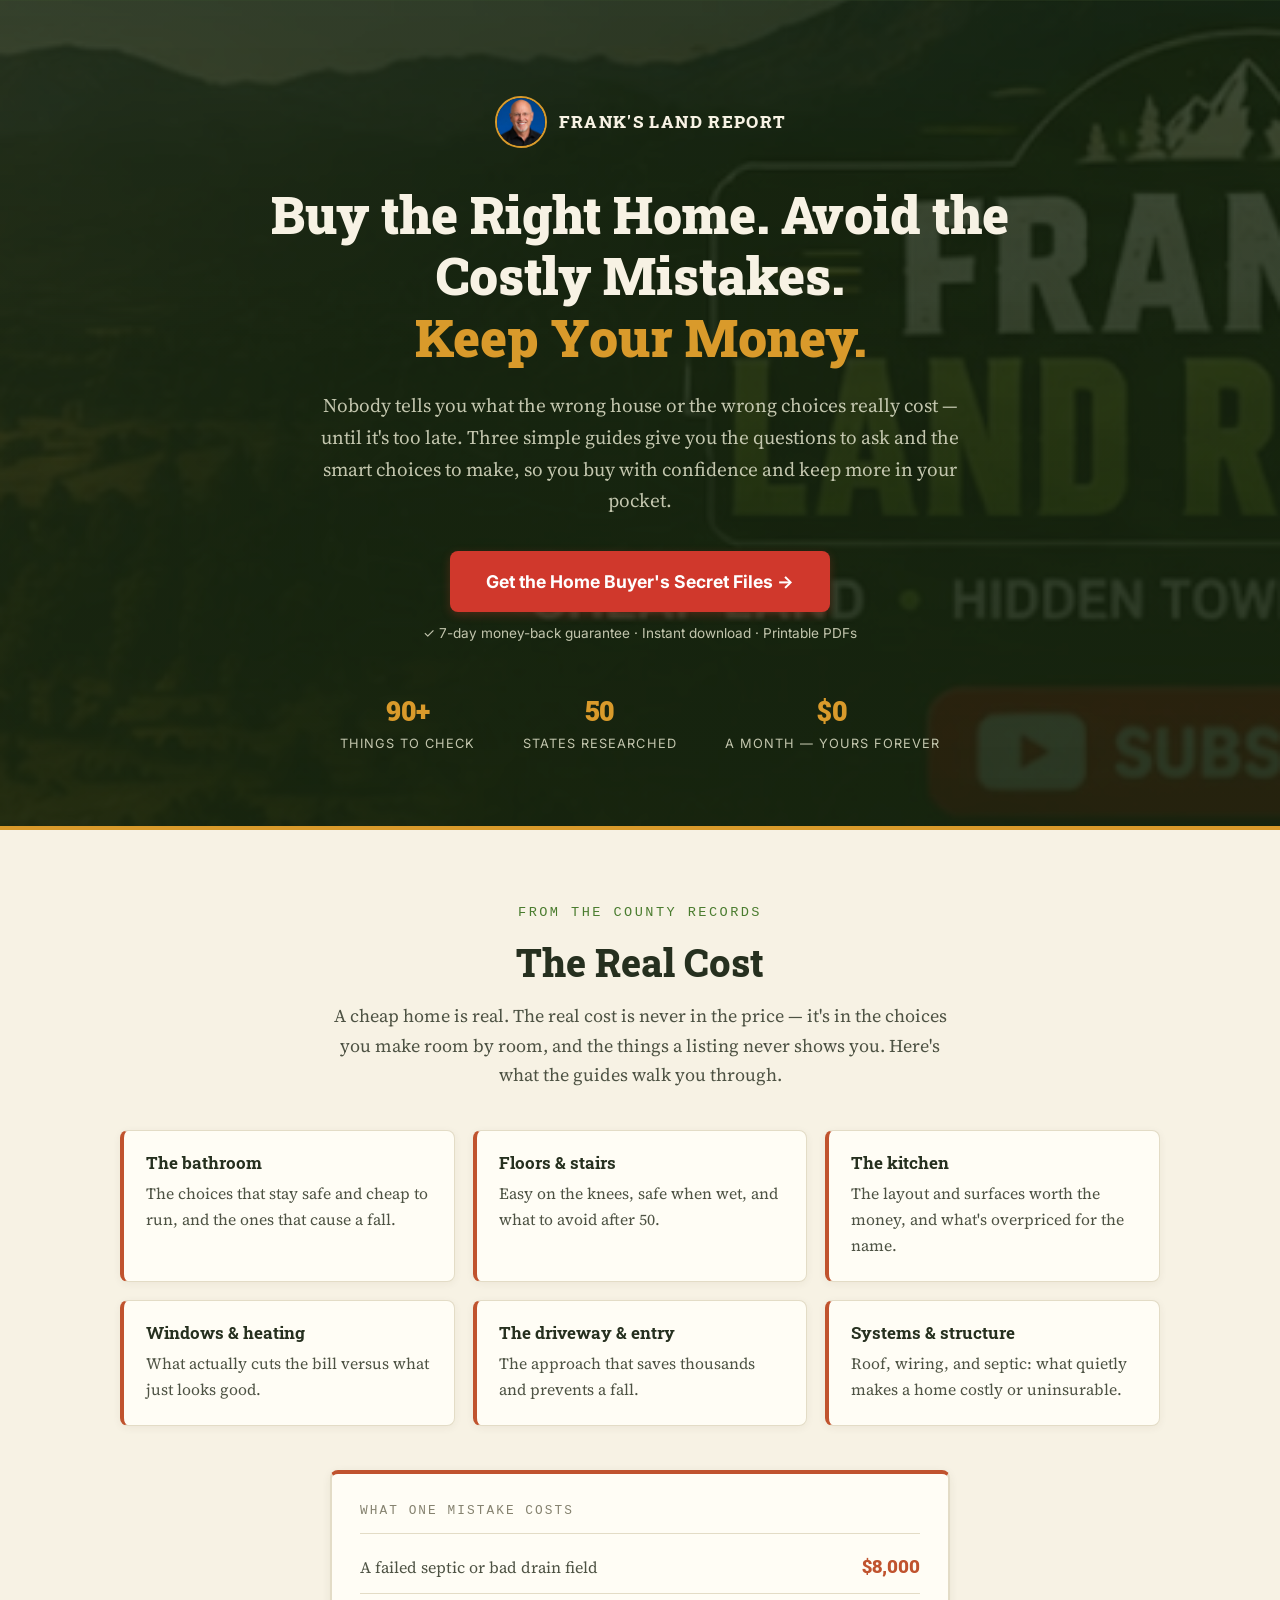
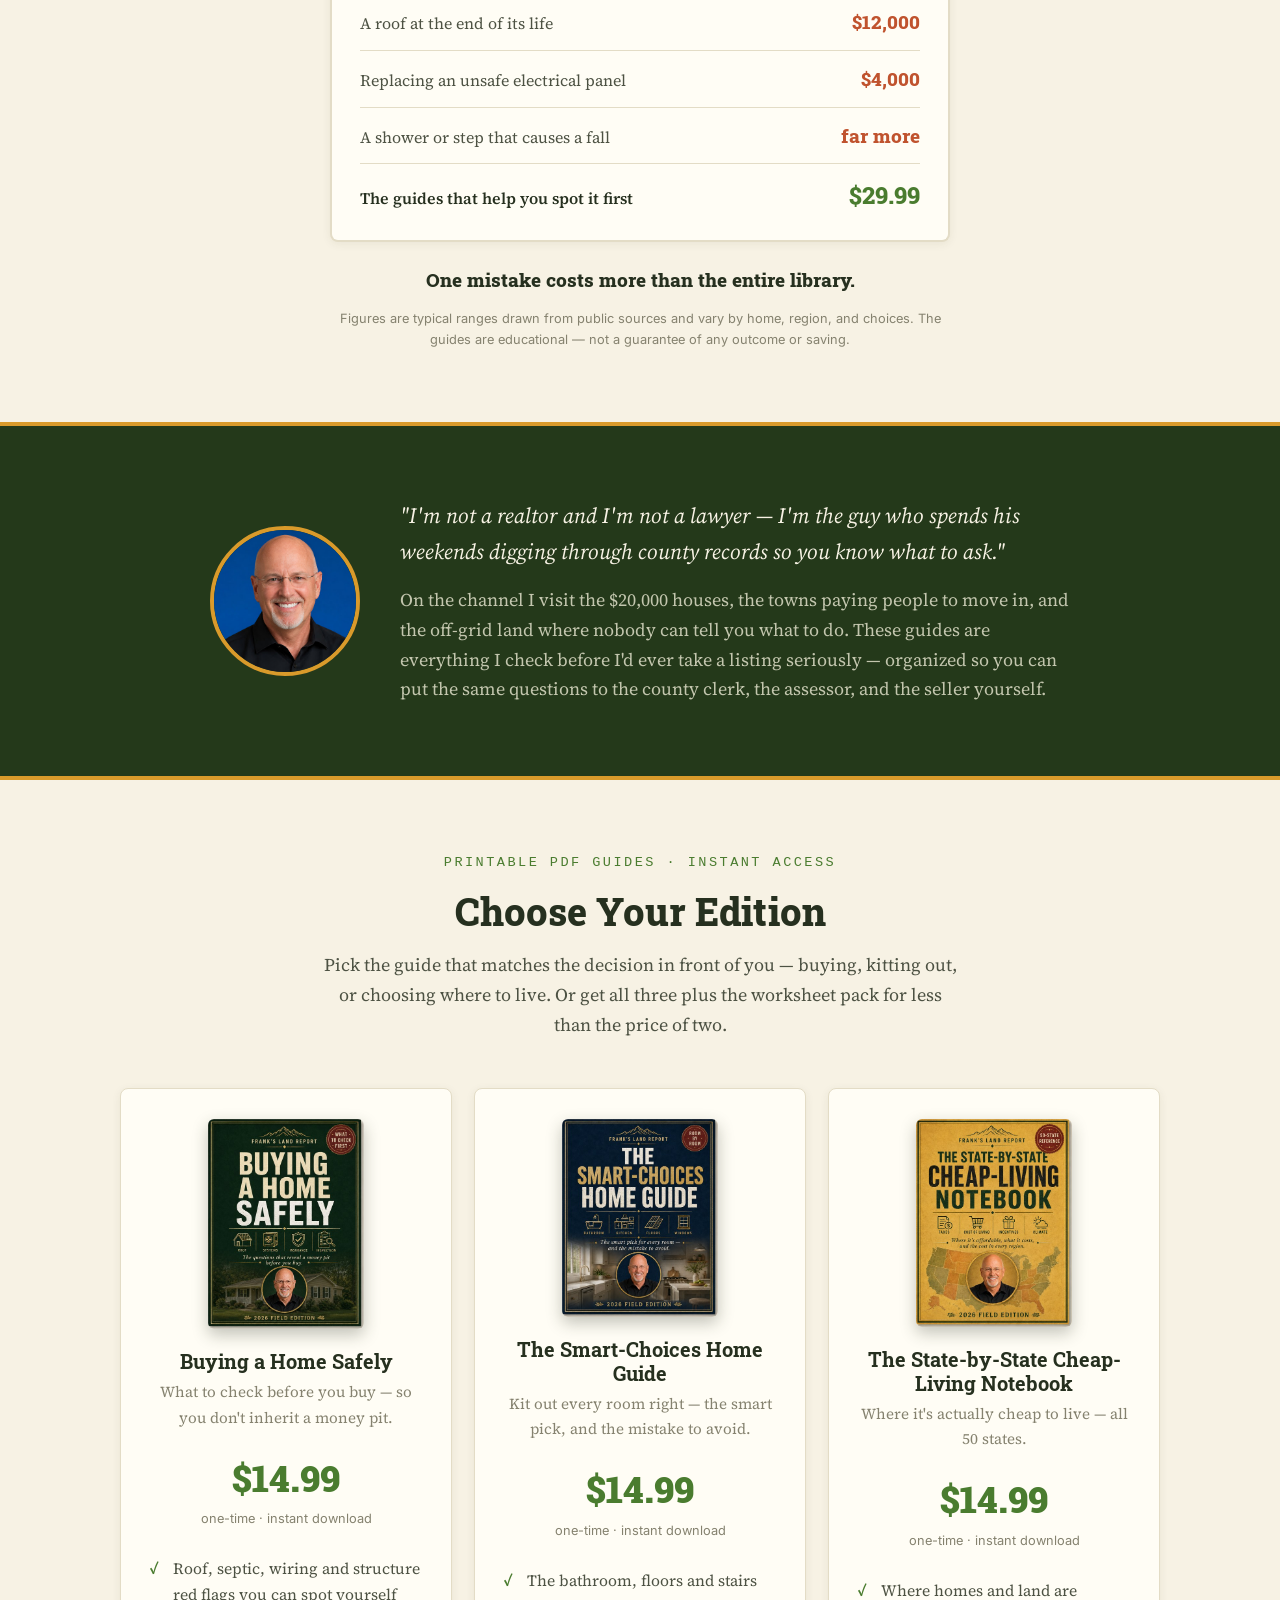
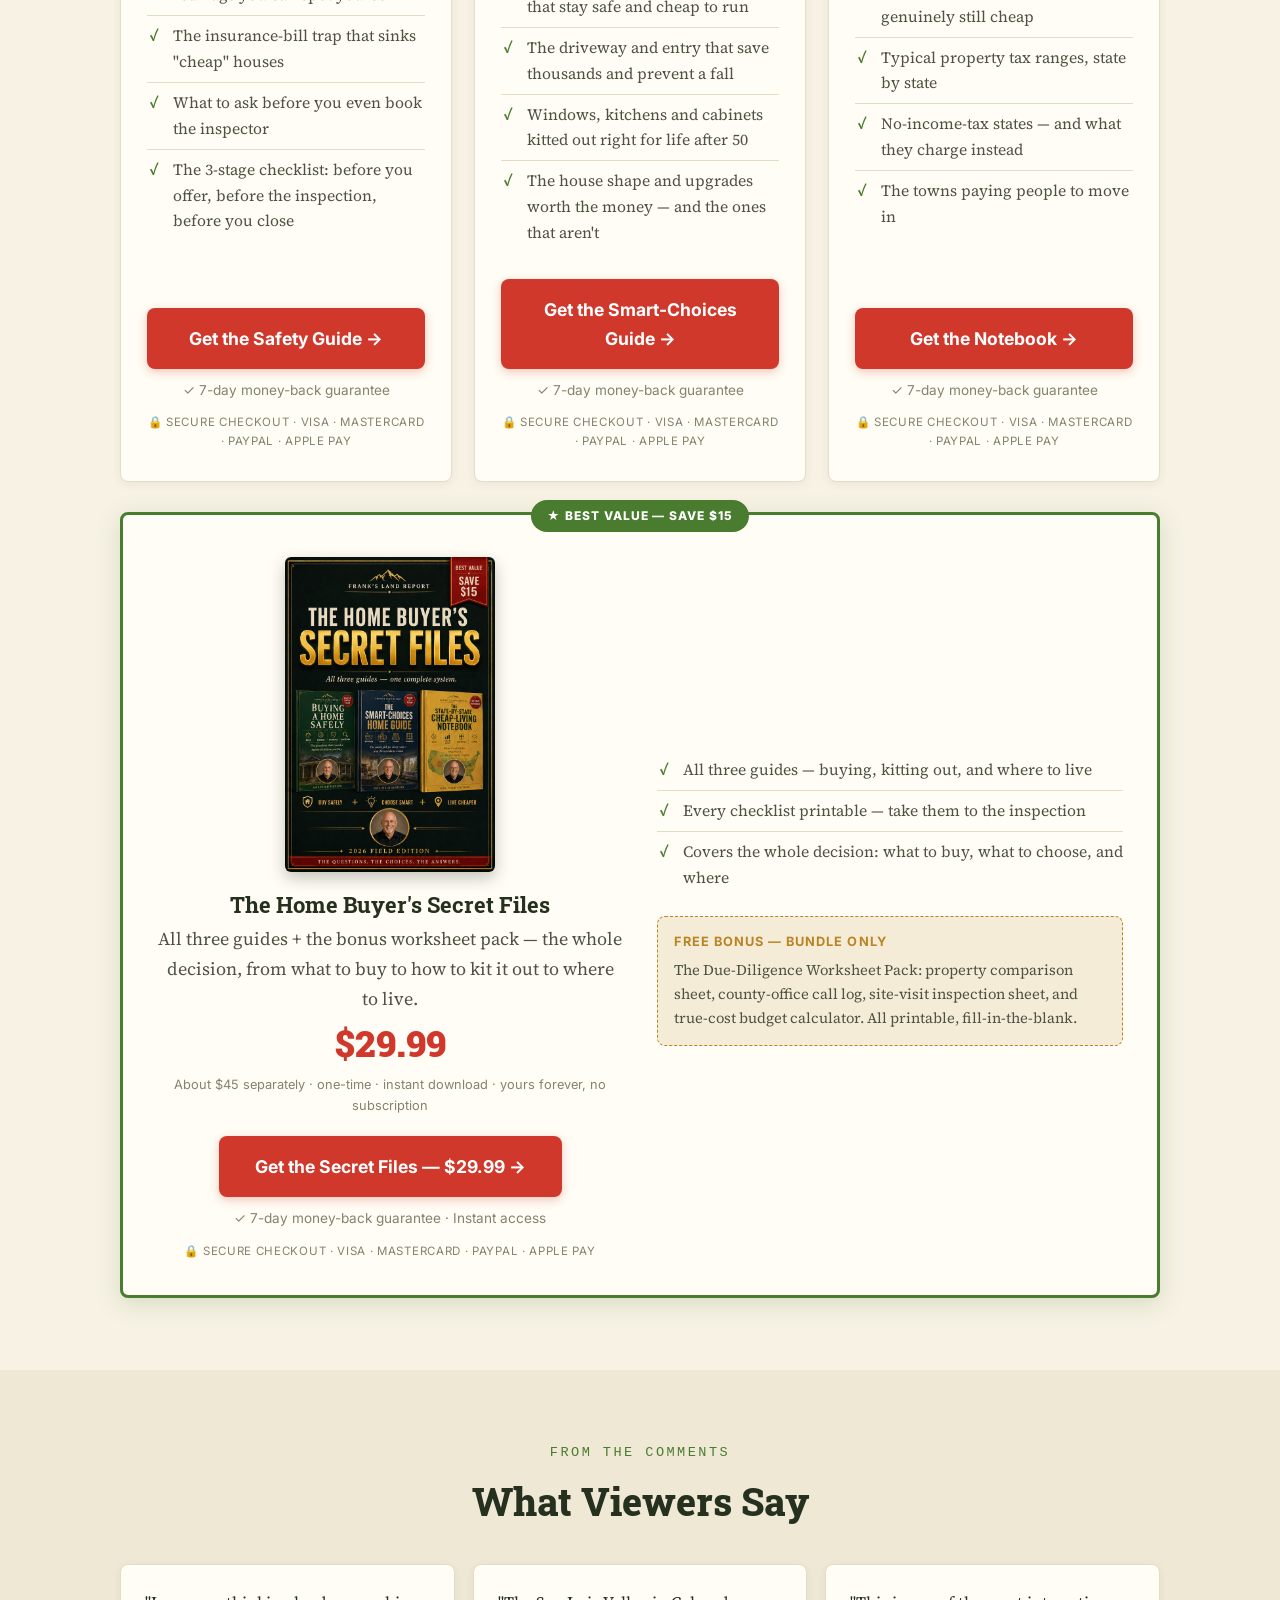
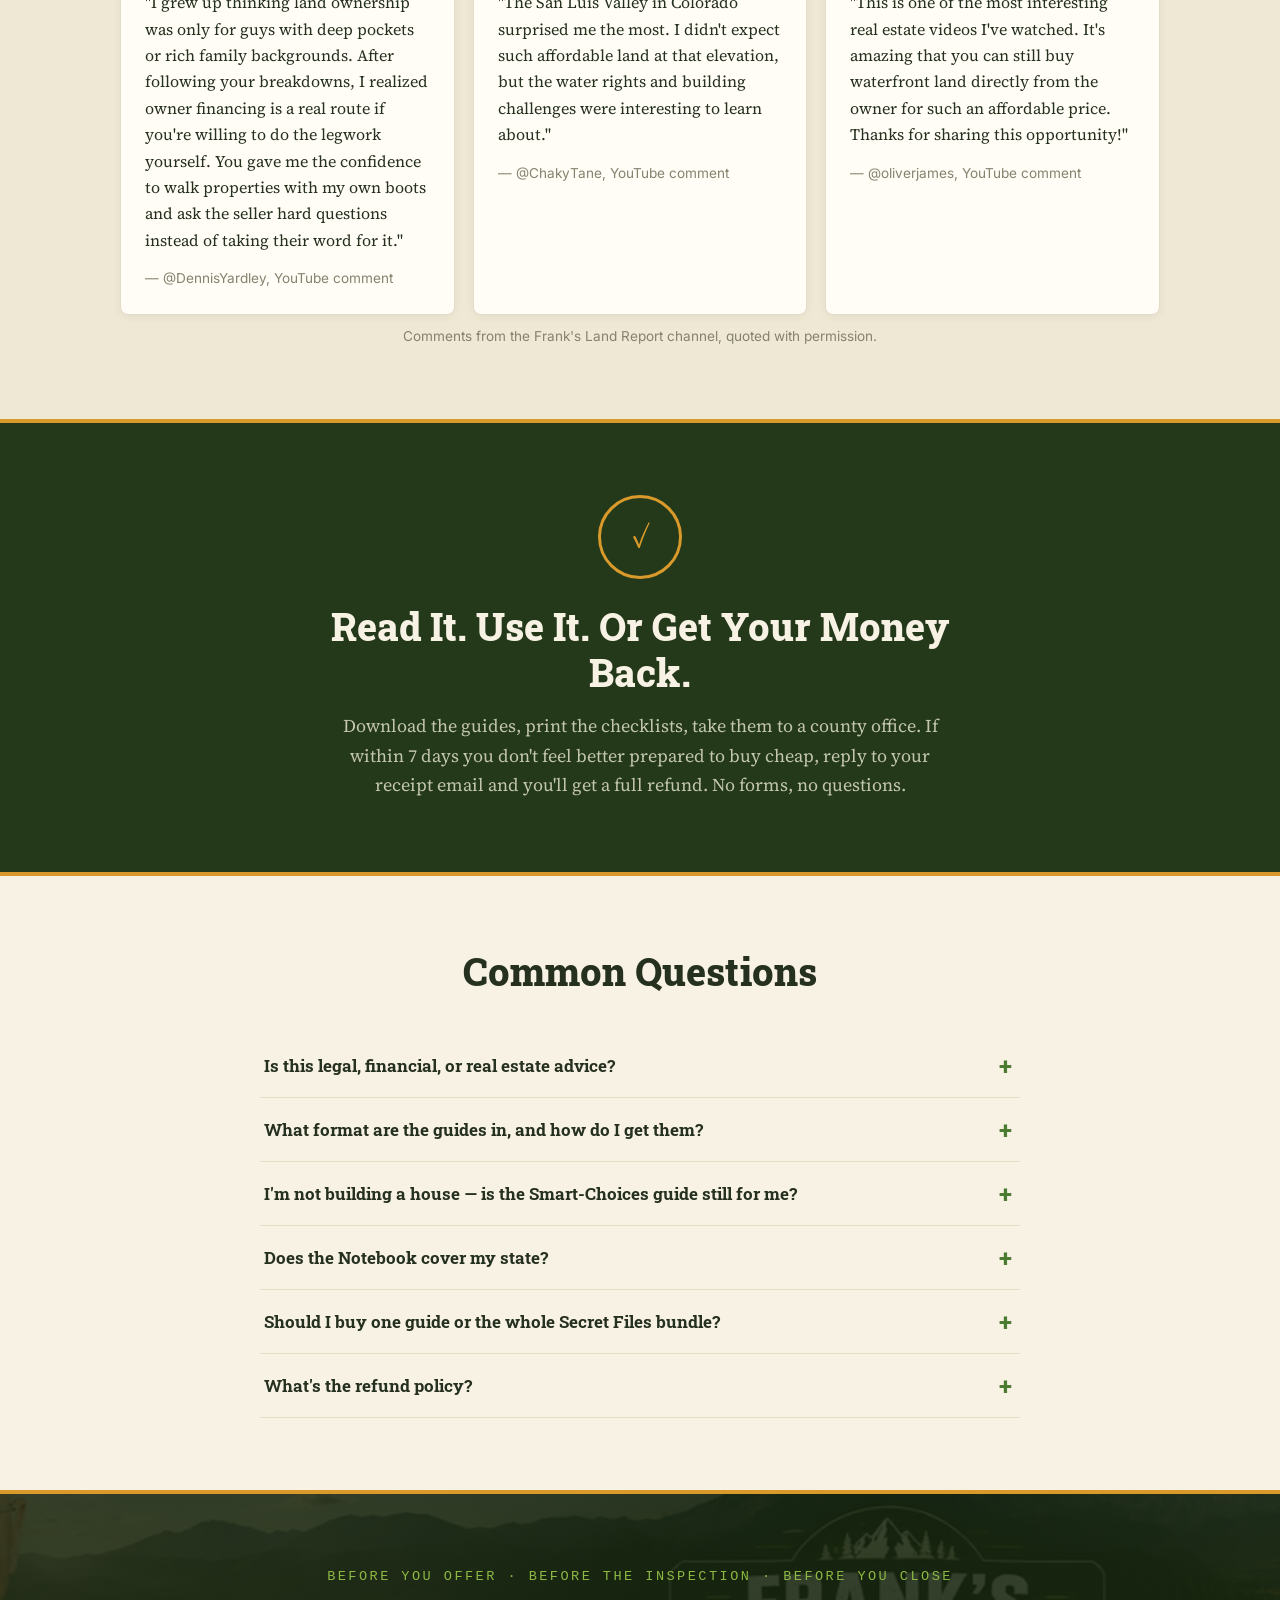
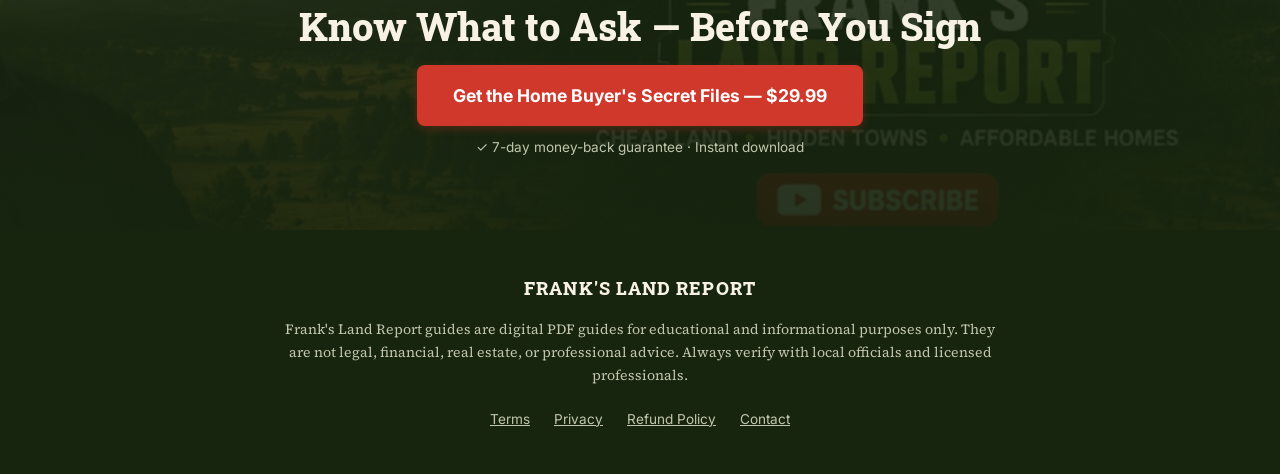
<file: index.html>
<!DOCTYPE html>
<html lang="en">
<head>
  <meta charset="UTF-8">
  <meta name="viewport" content="width=device-width, initial-scale=1.0">
  <title>The Home Buyer's Secret Files — Frank's Land Report</title>
  <meta name="description" content="Three printable field guides: what to check before you buy a home, how to kit out every room right, and where it's actually cheap to live in all 50 states.">
  <link rel="preconnect" href="https://fonts.googleapis.com">
  <link rel="preconnect" href="https://fonts.gstatic.com" crossorigin>
  <link href="https://fonts.googleapis.com/css2?family=Roboto+Slab:wght@700;800;900&family=Source+Serif+4:ital,wght@0,400;0,600;1,400&family=Inter:wght@400;700;800&display=swap" rel="stylesheet">
  <link rel="stylesheet" href="css/styles.css">
</head>
<body>

  <!-- Launch-promo strip. Hidden until a REAL deadline is set in js/main.js
       (PROMO_ENDS_AT). One fixed deadline for everyone, tied to an actual
       Gumroad discount — never a fake per-visitor timer. -->
  <div class="promo-strip" id="promo-strip" hidden>
    ⏳ Launch pricing ends in <strong id="promo-timer">--:--:--</strong>
  </div>

  <!-- Sticky bar (appears on scroll) -->
  <div class="topbar" id="topbar">
    <div class="topbar-inner">
      <a class="topbar-brand" href="#top">FRANK'S LAND REPORT</a>
      <a class="btn btn-cta btn-small" href="#pricing">Get the Secret Files — <span class="topbar-price bundle-price-text">$29.99</span></a>
    </div>
  </div>

  <!-- ============================ HERO ============================ -->
  <header class="hero dark-section" id="top">
    <div class="container">
      <div class="hero-brand">
        <div class="avatar"><img src="assets/avatar.jpg" alt="Frank"></div>
        <div class="hero-brand-name">FRANK'S LAND REPORT</div>
      </div>

      <h1>Buy the Right Home. Avoid the Costly Mistakes.<br><em>Keep Your Money.</em></h1>

      <p class="hero-sub">
        Nobody tells you what the wrong house or the wrong choices really cost —
        until it's too late. Three simple guides give you the questions to ask
        and the smart choices to make, so you buy with confidence and keep more
        in your pocket.
      </p>

      <a class="btn btn-cta" href="#pricing">Get the Home Buyer's Secret Files →</a>
      <div class="guarantee-note">✓ 7-day money-back guarantee · Instant download · Printable PDFs</div>

      <div class="stats-bar">
        <div class="stat">
          <div class="stat-num">90+</div>
          <div class="stat-label">Things to check</div>
        </div>
        <div class="stat">
          <div class="stat-num">50</div>
          <div class="stat-label">States researched</div>
        </div>
        <div class="stat">
          <div class="stat-num">$0</div>
          <div class="stat-label">A month — yours forever</div>
        </div>
      </div>
    </div>
  </header>

  <!-- ============================ THE CATCHES ============================ -->
  <section id="catches">
    <div class="container center">
      <div class="eyebrow">From the county records</div>
      <h2 class="section-title">The Real Cost</h2>
      <p class="section-sub">
        A cheap home is real. The real cost is never in the price — it's in the
        choices you make room by room, and the things a listing never shows you.
        Here's what the guides walk you through.
      </p>

      <div class="catches-grid">
        <div class="catch-card">
          <h3>The bathroom</h3>
          <p>The choices that stay safe and cheap to run, and the ones that cause a fall.</p>
        </div>
        <div class="catch-card">
          <h3>Floors &amp; stairs</h3>
          <p>Easy on the knees, safe when wet, and what to avoid after 50.</p>
        </div>
        <div class="catch-card">
          <h3>The kitchen</h3>
          <p>The layout and surfaces worth the money, and what's overpriced for the name.</p>
        </div>
        <div class="catch-card">
          <h3>Windows &amp; heating</h3>
          <p>What actually cuts the bill versus what just looks good.</p>
        </div>
        <div class="catch-card">
          <h3>The driveway &amp; entry</h3>
          <p>The approach that saves thousands and prevents a fall.</p>
        </div>
        <div class="catch-card">
          <h3>Systems &amp; structure</h3>
          <p>Roof, wiring, and septic: what quietly makes a home costly or uninsurable.</p>
        </div>
      </div>

      <div class="cost-box">
        <div class="cost-box-title">What one mistake costs</div>
        <div class="cost-row">
          <span class="cost-label">A failed septic or bad drain field</span>
          <span class="cost-amount">$8,000</span>
        </div>
        <div class="cost-row">
          <span class="cost-label">A roof at the end of its life</span>
          <span class="cost-amount">$12,000</span>
        </div>
        <div class="cost-row">
          <span class="cost-label">Replacing an unsafe electrical panel</span>
          <span class="cost-amount">$4,000</span>
        </div>
        <div class="cost-row">
          <span class="cost-label">A shower or step that causes a fall</span>
          <span class="cost-amount">far more</span>
        </div>
        <div class="cost-row cost-row-total">
          <span class="cost-label">The guides that help you spot it first</span>
          <span class="cost-amount"><span class="bundle-price-text">$29.99</span></span>
        </div>
      </div>

      <p class="cost-closing">One mistake costs more than the entire library.</p>
      <p class="cost-smallprint">
        Figures are typical ranges drawn from public sources and vary by home,
        region, and choices. The guides are educational — not a guarantee of any
        outcome or saving.
      </p>
    </div>
  </section>

  <!-- ============================ MEET FRANK ============================ -->
  <section class="frank dark-section">
    <div class="container">
      <div class="frank-inner">
        <div class="avatar frank-avatar"><img src="assets/avatar.jpg" alt="Frank"></div>
        <div>
          <p class="frank-quote">
            "I'm not a realtor and I'm not a lawyer — I'm the guy who spends
            his weekends digging through county records so you know what to ask."
          </p>
          <p class="frank-text">
            On the channel I visit the $20,000 houses, the towns paying people to move in,
            and the off-grid land where nobody can tell you what to do. These guides are
            everything I check before I'd ever take a listing seriously — organized so
            you can put the same questions to the county clerk, the assessor, and the
            seller yourself.
          </p>
        </div>
      </div>
    </div>
  </section>

  <!-- ============================ PRICING ============================ -->
  <section id="pricing">
    <div class="container center">
      <div class="eyebrow">Printable PDF guides · Instant access</div>
      <h2 class="section-title">Choose Your Edition</h2>
      <p class="section-sub">Pick the guide that matches the decision in front of you — buying, kitting out, or choosing where to live. Or get all three plus the worksheet pack for less than the price of two.</p>

      <!-- Covers: the client's new flat artwork (received 2026-09-04), trimmed
           off its cream mount so the CSS shadow does the lifting.
           TODO: notebook.jpg is still the older 3D mockup — waiting on the
           notebook cover in the same flat style. -->
      <div class="pricing-grid">

        <!-- Card 1 — buying safely (was "40 Catches Hidden in Cheap Houses") -->
        <div class="price-card">
          <img class="cover-img" src="assets/covers/safety.jpg" alt="Buying a Home Safely — book cover">
          <h3>Buying a Home Safely</h3>
          <p class="card-sub">What to check before you buy — so you don't inherit a money pit.</p>
          <div class="price-line">
            <span class="price">$14.99</span>
            <span class="price-note">one-time · instant download</span>
          </div>
          <ul class="feature-list">
            <li>Roof, septic, wiring and structure red flags you can spot yourself</li>
            <li>The insurance-bill trap that sinks "cheap" houses</li>
            <li>What to ask before you even book the inspector</li>
            <li>The 3-stage checklist: before you offer, before the inspection, before you close</li>
          </ul>
          <a class="btn btn-cta" href="https://rickscontentforge.gumroad.com/l/buying-a-home-safely" data-checkout="safety">Get the Safety Guide →</a>
          <div class="guarantee-note">✓ 7-day money-back guarantee</div>
          <div class="payment-row">🔒 SECURE CHECKOUT · VISA · MASTERCARD · PAYPAL · APPLE PAY</div>
        </div>

        <!-- Card 2 — smart choices (NEW product) -->
        <div class="price-card">
          <img class="cover-img" src="assets/covers/smart-choices.jpg" alt="The Smart-Choices Home Guide — book cover">
          <h3>The Smart-Choices Home Guide</h3>
          <p class="card-sub">Kit out every room right — the smart pick, and the mistake to avoid.</p>
          <div class="price-line">
            <span class="price">$14.99</span>
            <span class="price-note">one-time · instant download</span>
          </div>
          <ul class="feature-list">
            <li>The bathroom, floors and stairs that stay safe and cheap to run</li>
            <li>The driveway and entry that save thousands and prevent a fall</li>
            <li>Windows, kitchens and cabinets kitted out right for life after 50</li>
            <li>The house shape and upgrades worth the money — and the ones that aren't</li>
          </ul>
          <a class="btn btn-cta" href="https://rickscontentforge.gumroad.com/l/Smart-Choices-Home-Guide" data-checkout="smart">Get the Smart-Choices Guide →</a>
          <div class="guarantee-note">✓ 7-day money-back guarantee</div>
          <div class="payment-row">🔒 SECURE CHECKOUT · VISA · MASTERCARD · PAYPAL · APPLE PAY</div>
        </div>

        <!-- Card 3 — notebook (content unchanged) -->
        <div class="price-card">
          <img class="cover-img" src="assets/covers/notebook.jpg" alt="The State-by-State Cheap-Living Notebook — book cover">
          <h3>The State-by-State Cheap-Living Notebook</h3>
          <p class="card-sub">Where it's actually cheap to live — all 50 states.</p>
          <div class="price-line">
            <span class="price">$14.99</span>
            <span class="price-note">one-time · instant download</span>
          </div>
          <ul class="feature-list">
            <li>Where homes and land are genuinely still cheap</li>
            <li>Typical property tax ranges, state by state</li>
            <li>No-income-tax states — and what they charge instead</li>
            <li>The towns paying people to move in</li>
          </ul>
          <a class="btn btn-cta" href="https://rickscontentforge.gumroad.com/l/cheap-living-notebook" data-checkout="notebook">Get the Notebook →</a>
          <div class="guarantee-note">✓ 7-day money-back guarantee</div>
          <div class="payment-row">🔒 SECURE CHECKOUT · VISA · MASTERCARD · PAYPAL · APPLE PAY</div>
        </div>

      </div>

      <!-- Bundle — wide featured card -->
      <div class="bundle-card">
        <div class="featured-badge" id="bundle-badge">★ Best value — save $15</div>
        <div class="bundle-cols">
          <div class="bundle-left">
            <img class="cover-img cover-img-bundle" src="assets/covers/bundle.jpg" alt="The Home Buyer's Secret Files — all three guides in one bundle">
            <h3>The Home Buyer's Secret Files</h3>
            <p class="card-sub">All three guides + the bonus worksheet pack — the whole decision, from what to buy to how to kit it out to where to live.</p>
            <div class="price-line">
              <span class="price-old" id="bundle-price-old" hidden>$44.97</span>
              <span class="price" id="bundle-price">$29.99</span>
              <span class="price-note" id="bundle-price-note">About $45 separately · one-time · instant download · yours forever, no subscription</span>
            </div>
            <a class="btn btn-cta" href="https://rickscontentforge.gumroad.com/l/home-buyers-secret-files" data-checkout="bundle">Get the Secret Files — <span class="bundle-price-text">$29.99</span> →</a>
            <div class="guarantee-note">✓ 7-day money-back guarantee · Instant access</div>
            <div class="payment-row">🔒 SECURE CHECKOUT · VISA · MASTERCARD · PAYPAL · APPLE PAY</div>
          </div>
          <div class="bundle-right">
            <ul class="feature-list">
              <li>All three guides — buying, kitting out, and where to live</li>
              <li>Every checklist printable — take them to the inspection</li>
              <li>Covers the whole decision: what to buy, what to choose, and where</li>
            </ul>
            <div class="bonus-box">
              <strong>Free bonus — bundle only</strong>
              The Due-Diligence Worksheet Pack: property comparison sheet,
              county-office call log, site-visit inspection sheet, and true-cost
              budget calculator. All printable, fill-in-the-blank.
            </div>
          </div>
        </div>
      </div>
    </div>
  </section>

  <!-- ============================ PROOF ============================ -->
  <section class="proof" id="proof">
    <div class="container center">
      <div class="eyebrow">From the comments</div>
      <h2 class="section-title">What Viewers Say</h2>
      <!-- Real viewer comments supplied by the client 2026-07-30 — quoted verbatim. -->
      <div class="quotes-grid">
        <div class="quote-card">
          <p>"I grew up thinking land ownership was only for guys with deep pockets or rich family backgrounds. After following your breakdowns, I realized owner financing is a real route if you're willing to do the legwork yourself. You gave me the confidence to walk properties with my own boots and ask the seller hard questions instead of taking their word for it."</p>
          <div class="quote-attr">— @DennisYardley, YouTube comment</div>
        </div>
        <div class="quote-card">
          <p>"The San Luis Valley in Colorado surprised me the most. I didn't expect such affordable land at that elevation, but the water rights and building challenges were interesting to learn about."</p>
          <div class="quote-attr">— @ChakyTane, YouTube comment</div>
        </div>
        <div class="quote-card">
          <p>"This is one of the most interesting real estate videos I've watched. It's amazing that you can still buy waterfront land directly from the owner for such an affordable price. Thanks for sharing this opportunity!"</p>
          <div class="quote-attr">— @oliverjames, YouTube comment</div>
        </div>
      </div>
      <p class="proof-note">Comments from the Frank's Land Report channel, quoted with permission.</p>
    </div>
  </section>

  <!-- ============================ GUARANTEE ============================ -->
  <section class="guarantee dark-section">
    <div class="container">
      <div class="guarantee-inner">
        <div class="guarantee-seal">✓</div>
        <h2 class="section-title">Read It. Use It. Or Get Your Money Back.</h2>
        <p class="section-sub" style="margin: 0 auto;">
          Download the guides, print the checklists, take them to a county office.
          If within 7 days you don't feel better prepared to buy cheap,
          reply to your receipt email and you'll get a full refund. No forms, no questions.
        </p>
      </div>
    </div>
  </section>

  <!-- ============================ FAQ ============================ -->
  <section id="faq">
    <div class="container center">
      <h2 class="section-title">Common Questions</h2>

      <div class="faq-list">
        <div class="faq-item">
          <button class="faq-q">Is this legal, financial, or real estate advice?</button>
          <div class="faq-a">No. These are educational field guides that gather the questions worth asking and the choices worth weighing. They don't replace a licensed inspector, agent, attorney, or contractor — always confirm the details for your own home with the right professional before you spend a dollar or sign anything.</div>
        </div>
        <div class="faq-item">
          <button class="faq-q">What format are the guides in, and how do I get them?</button>
          <div class="faq-a">Printable PDFs. The moment you pay, they land in your inbox as instant downloads — read them on any device or print them and take them with you. Nothing ships; nothing to wait for.</div>
        </div>
        <div class="faq-item">
          <button class="faq-q">I'm not building a house — is the Smart-Choices guide still for me?</button>
          <div class="faq-a">Yes. It's for anyone deciding what goes into a home, whether you're buying, renovating, or building. If you're choosing a bathroom, a floor, windows, or a kitchen — or just want to avoid an expensive or unsafe pick — it's written for you.</div>
        </div>
        <div class="faq-item">
          <button class="faq-q">Does the Notebook cover my state?</button>
          <div class="faq-a">Yes — all 50 states are in there, with the tax notes, cost-of-living angle, and the honest catch for each region, so you can check your own state against the rest before you commit.</div>
        </div>
        <div class="faq-item">
          <button class="faq-q">Should I buy one guide or the whole Secret Files bundle?</button>
          <div class="faq-a">If you've got one decision in front of you, a single guide does the job. If you're weighing a home from buying it to kitting it out to picking where to live, the bundle is every guide plus the printable worksheet pack for less than buying two separately — and it's yours forever.</div>
        </div>
        <div class="faq-item">
          <button class="faq-q">What's the refund policy?</button>
          <div class="faq-a">Read them, use them, take the checklists to a viewing. If within 7 days you don't feel better prepared, reply to your receipt email and you'll get a full refund. No forms, no questions.</div>
        </div>
      </div>
    </div>
  </section>

  <!-- ============================ EMAIL CAPTURE ============================
       Hidden for launch (client decision 2026-07-27: email backend not ready).
       To re-enable: remove the `hidden` attribute below and set
       LEAD_MAGNET_ENABLED = true in js/main.js, then wire the form action. -->
  <section hidden>
    <div class="container">
      <div class="email-capture">
        <div class="eyebrow">Not ready to buy?</div>
        <h2 class="section-title">Take the Free 10-Question Starter Checklist</h2>
        <p class="section-sub" style="margin: 0 auto;">
          Ten questions from the full checklist — the ones I'd never skip.
          Free, printable, straight to your inbox.
        </p>
        <!-- TODO: wire to email service (Kit / MailerLite) -->
        <form class="email-form" action="#" method="post">
          <input type="email" name="email" placeholder="Your email address" required>
          <button class="btn btn-cta btn-small" type="submit">Send It to Me</button>
        </form>
      </div>
    </div>
  </section>

  <!-- ============================ FINAL CTA ============================ -->
  <section class="final-cta dark-section">
    <div class="container">
      <div class="eyebrow">Before you offer · Before the inspection · Before you close</div>
      <h2 class="section-title">Know What to Ask — Before You Sign</h2>
      <a class="btn btn-cta" href="#pricing">Get the Home Buyer's Secret Files — <span class="bundle-price-text">$29.99</span></a>
      <div class="guarantee-note">✓ 7-day money-back guarantee · Instant download</div>
    </div>
  </section>

  <!-- ============================ FOOTER ============================ -->
  <footer>
    <div class="container">
      <div class="footer-brand">FRANK'S LAND REPORT</div>
      <p class="disclaimer">
        Frank's Land Report guides are digital PDF guides for educational and
        informational purposes only. They are not legal, financial, real estate,
        or professional advice. Always verify with local officials and licensed
        professionals.
      </p>
      <div class="footer-links">
        <a href="terms.html">Terms</a>
        <a href="privacy.html">Privacy</a>
        <a href="refund.html">Refund Policy</a>
        <a href="mailto:support@frankslandreport.com">Contact</a>
      </div>
    </div>
  </footer>

  <!-- ============================ EXIT-INTENT (lead magnet) ============================ -->
  <div class="modal-overlay" id="exit-modal">
    <div class="modal">
      <button class="modal-close" data-close>&times;</button>
      <div class="eyebrow">Before you go</div>
      <h3>Grab the Free 10-Question Starter Checklist</h3>
      <p>The ten questions I'd never skip on any cheap parcel — free, printable, in your inbox in a minute.</p>
      <!-- TODO: wire to email service -->
      <form class="email-form" action="#" method="post">
        <input type="email" name="email" placeholder="Your email address" required>
        <button class="btn btn-cta btn-small" type="submit">Send It</button>
      </form>
      <button class="modal-dismiss" data-close>No thanks, I'll keep browsing</button>
    </div>
  </div>

  <script src="js/main.js"></script>
</body>
</html>
</file>
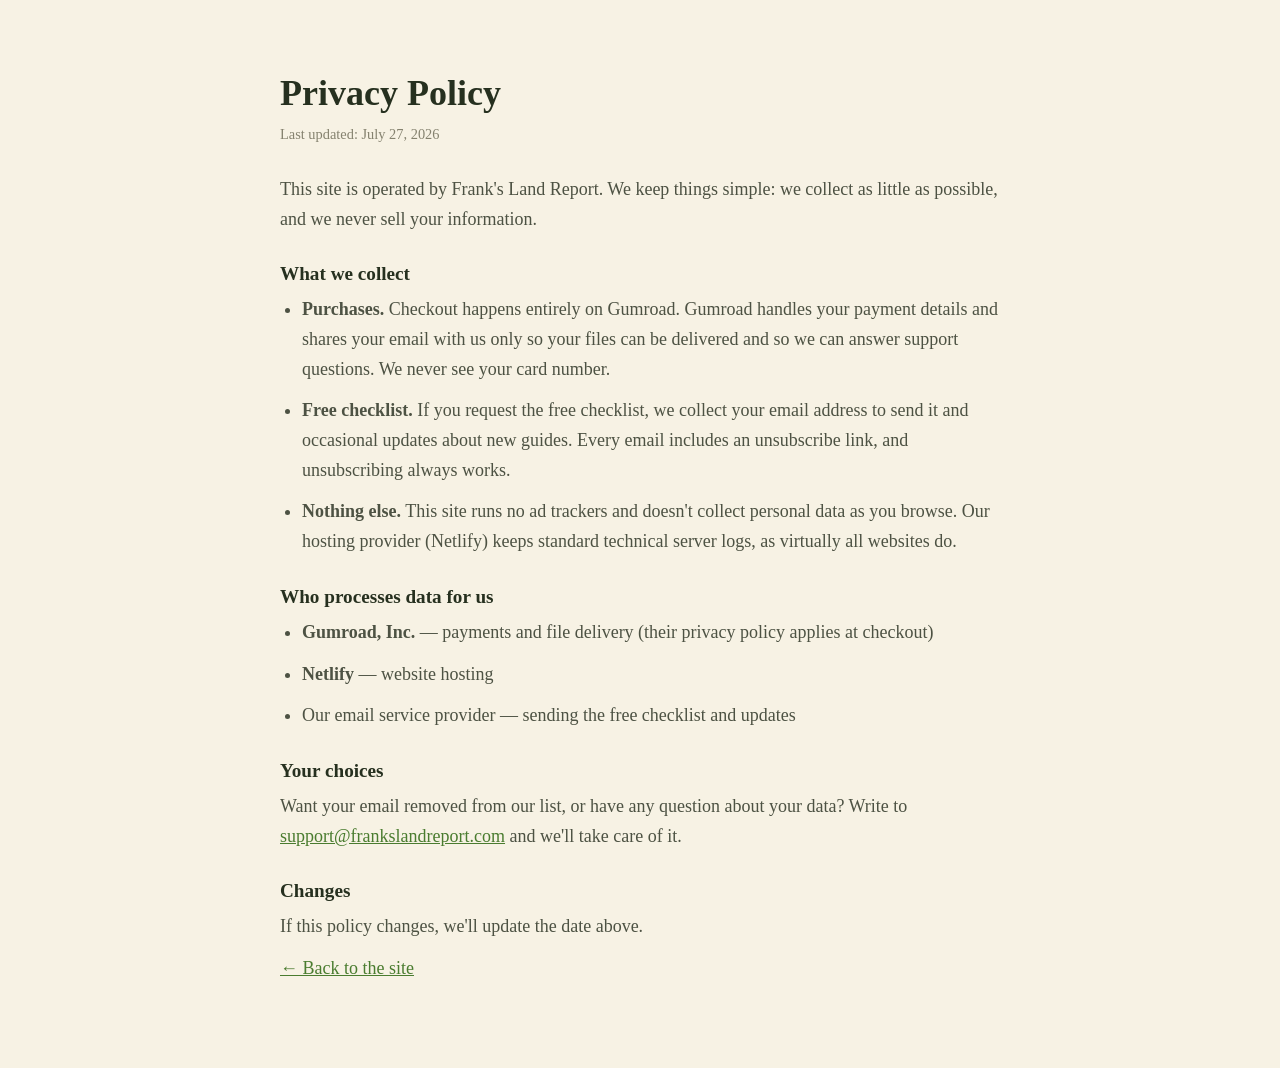
<file: privacy.html>
<!DOCTYPE html>
<html lang="en">
<head>
  <meta charset="UTF-8">
  <meta name="viewport" content="width=device-width, initial-scale=1.0">
  <title>Privacy Policy — Frank's Land Report</title>
  <link rel="stylesheet" href="css/styles.css">
  <style>.legal { max-width: 760px; margin: 0 auto; padding: 72px 20px; } .legal h1 { margin-bottom: 8px; } .legal .updated { color: var(--text-soft); font-size: 0.9rem; margin-bottom: 28px; } .legal h2 { font-size: 1.2rem; margin: 28px 0 10px; } .legal p, .legal li { color: var(--text-body); margin-bottom: 12px; } .legal ul { padding-left: 22px; }</style>
</head>
<body>
  <div class="legal">
    <h1>Privacy Policy</h1>
    <p class="updated">Last updated: July 27, 2026</p>

    <p>This site is operated by Frank's Land Report. We keep things simple: we collect as little as possible, and we never sell your information.</p>

    <h2>What we collect</h2>
    <ul>
      <li><strong>Purchases.</strong> Checkout happens entirely on Gumroad. Gumroad handles your payment details and shares your email with us only so your files can be delivered and so we can answer support questions. We never see your card number.</li>
      <li><strong>Free checklist.</strong> If you request the free checklist, we collect your email address to send it and occasional updates about new guides. Every email includes an unsubscribe link, and unsubscribing always works.</li>
      <li><strong>Nothing else.</strong> This site runs no ad trackers and doesn't collect personal data as you browse. Our hosting provider (Netlify) keeps standard technical server logs, as virtually all websites do.</li>
    </ul>

    <h2>Who processes data for us</h2>
    <ul>
      <li><strong>Gumroad, Inc.</strong> — payments and file delivery (their privacy policy applies at checkout)</li>
      <li><strong>Netlify</strong> — website hosting</li>
      <li>Our email service provider — sending the free checklist and updates</li>
    </ul>

    <h2>Your choices</h2>
    <p>Want your email removed from our list, or have any question about your data? Write to <a href="mailto:support@frankslandreport.com">support@frankslandreport.com</a> and we'll take care of it.</p>

    <h2>Changes</h2>
    <p>If this policy changes, we'll update the date above.</p>

    <p><a href="index.html">← Back to the site</a></p>
  </div>
</body>
</html>
</file>
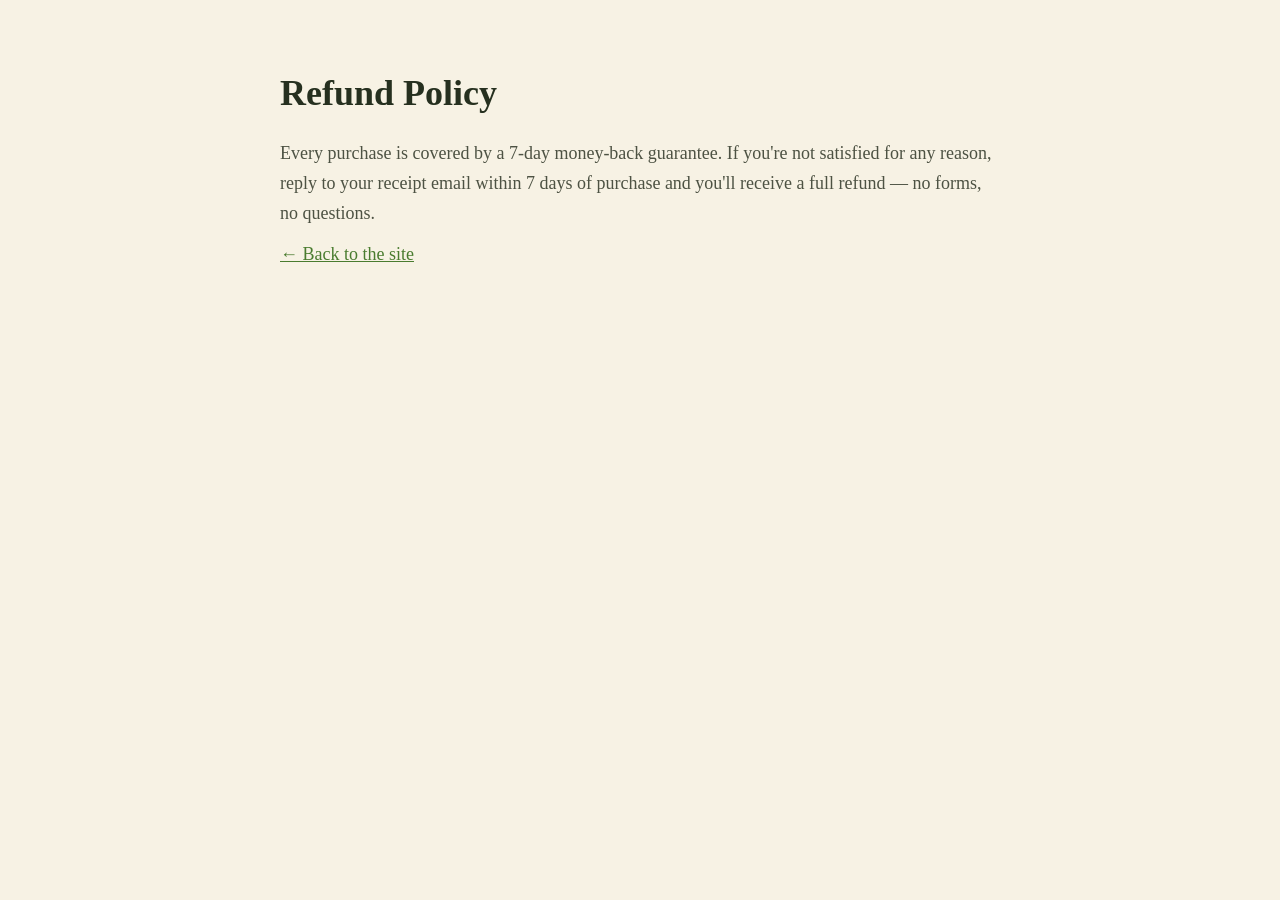
<file: refund.html>
<!DOCTYPE html>
<html lang="en">
<head>
  <meta charset="UTF-8">
  <meta name="viewport" content="width=device-width, initial-scale=1.0">
  <title>Refund Policy — Frank's Land Report</title>
  <link rel="stylesheet" href="css/styles.css">
  <style>.legal { max-width: 760px; margin: 0 auto; padding: 72px 20px; } .legal h1 { margin-bottom: 24px; } .legal p { color: var(--text-muted); margin-bottom: 12px; }</style>
</head>
<body>
  <div class="legal">
    <h1>Refund Policy</h1>
    <p>Every purchase is covered by a 7-day money-back guarantee. If you're not satisfied for any reason, reply to your receipt email within 7 days of purchase and you'll receive a full refund — no forms, no questions.</p>
    <p><a href="index.html">← Back to the site</a></p>
  </div>
</body>
</html>
</file>
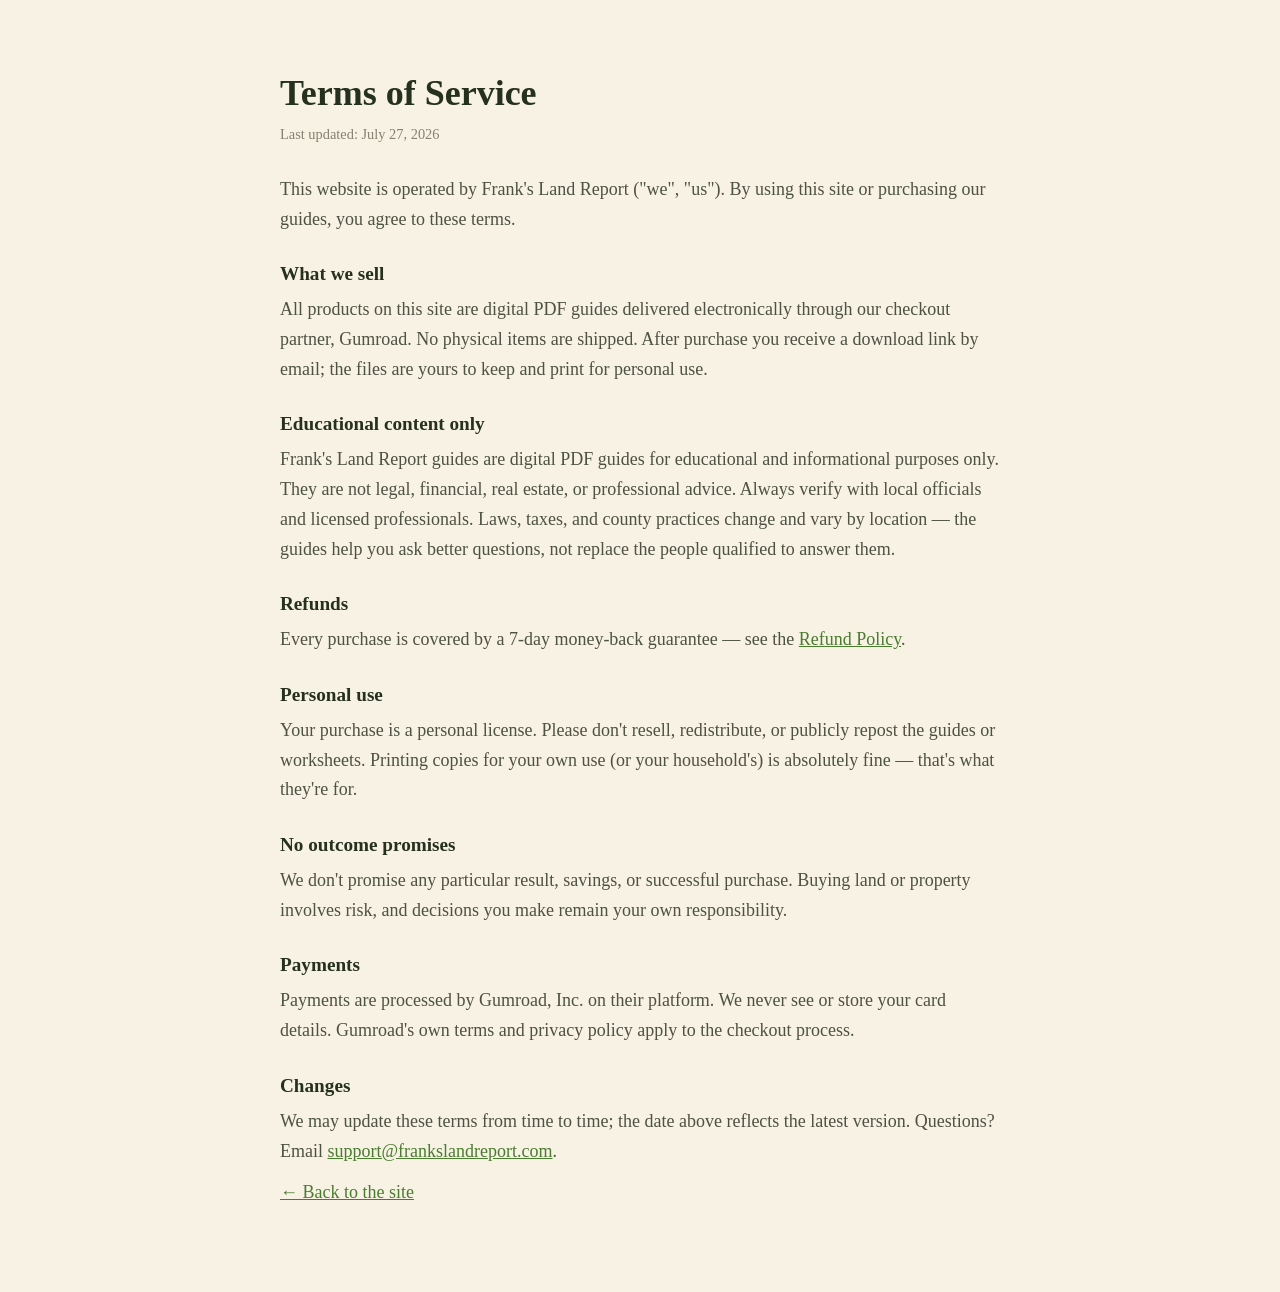
<file: terms.html>
<!DOCTYPE html>
<html lang="en">
<head>
  <meta charset="UTF-8">
  <meta name="viewport" content="width=device-width, initial-scale=1.0">
  <title>Terms of Service — Frank's Land Report</title>
  <link rel="stylesheet" href="css/styles.css">
  <style>.legal { max-width: 760px; margin: 0 auto; padding: 72px 20px; } .legal h1 { margin-bottom: 8px; } .legal .updated { color: var(--text-soft); font-size: 0.9rem; margin-bottom: 28px; } .legal h2 { font-size: 1.2rem; margin: 28px 0 10px; } .legal p, .legal li { color: var(--text-body); margin-bottom: 12px; } .legal ul { padding-left: 22px; }</style>
</head>
<body>
  <div class="legal">
    <h1>Terms of Service</h1>
    <p class="updated">Last updated: July 27, 2026</p>

    <p>This website is operated by Frank's Land Report ("we", "us"). By using this site or purchasing our guides, you agree to these terms.</p>

    <h2>What we sell</h2>
    <p>All products on this site are digital PDF guides delivered electronically through our checkout partner, Gumroad. No physical items are shipped. After purchase you receive a download link by email; the files are yours to keep and print for personal use.</p>

    <h2>Educational content only</h2>
    <p>Frank's Land Report guides are digital PDF guides for educational and informational purposes only. They are not legal, financial, real estate, or professional advice. Always verify with local officials and licensed professionals. Laws, taxes, and county practices change and vary by location — the guides help you ask better questions, not replace the people qualified to answer them.</p>

    <h2>Refunds</h2>
    <p>Every purchase is covered by a 7-day money-back guarantee — see the <a href="refund.html">Refund Policy</a>.</p>

    <h2>Personal use</h2>
    <p>Your purchase is a personal license. Please don't resell, redistribute, or publicly repost the guides or worksheets. Printing copies for your own use (or your household's) is absolutely fine — that's what they're for.</p>

    <h2>No outcome promises</h2>
    <p>We don't promise any particular result, savings, or successful purchase. Buying land or property involves risk, and decisions you make remain your own responsibility.</p>

    <h2>Payments</h2>
    <p>Payments are processed by Gumroad, Inc. on their platform. We never see or store your card details. Gumroad's own terms and privacy policy apply to the checkout process.</p>

    <h2>Changes</h2>
    <p>We may update these terms from time to time; the date above reflects the latest version. Questions? Email <a href="mailto:support@frankslandreport.com">support@frankslandreport.com</a>.</p>

    <p><a href="index.html">← Back to the site</a></p>
  </div>
</body>
</html>
</file>
<file: css/styles.css>
/* ==========================================================================
   THEME — the single re-skin point for a new niche.
   Palette derived from the Frank's Land Report YouTube branding:
   dark forest-green badge, cream text, golden-hour amber, red subscribe CTA.
   To adapt to another channel: change the variables below + swap assets/.
   ========================================================================== */
:root {
  /* Light sections */
  --bg-page: #f7f2e4;         /* warm cream body */
  --bg-card: #fffdf5;         /* cards on cream */
  --text-dark: #26301f;       /* near-black green — headings on light */
  --text-body: #4d5243;       /* body text on light */
  --text-soft: #85826f;       /* muted on light */

  /* Dark sections (hero, Frank, guarantee, footer) */
  --bg-deep: #17250f;         /* darkest forest green */
  --bg-forest: #24391a;       /* badge green */
  --bg-forest-card: #2e4722;
  --text-cream: #f7f2e4;
  --text-cream-muted: #c3c6ae;

  /* Brand accents */
  --green: #4a7c2f;           /* primary brand green */
  --green-leaf: #8db943;      /* bright leafy green from the logo */
  --gold: #d99a2b;            /* golden-hour amber — prices, highlights */
  --gold-soft: #b98424;

  /* Action colors */
  --cta: #d0382c;             /* subscribe-button red */
  --cta-hover: #b52c21;
  --text-on-cta: #ffffff;
  --alert: #c0532e;           /* rust — "catch" highlights */

  /* Borders */
  --border-light: #e3dcc6;
  --border-forest: #3c5530;

  /* Fonts */
  --font-display: 'Roboto Slab', Georgia, serif;
  --font-body: 'Source Serif 4', Georgia, serif;
  --font-ui: 'Inter', Arial, sans-serif;
  --font-record: 'Courier New', monospace; /* "county record" flavor accents */

  --radius: 8px;
  --maxw: 1080px;
}

/* ==========================================================================
   Base
   ========================================================================== */
* { margin: 0; padding: 0; box-sizing: border-box; }

html { scroll-behavior: smooth; }

body {
  background: var(--bg-page);
  color: var(--text-body);
  font-family: var(--font-body);
  font-size: 1.125rem;
  line-height: 1.65;
}

img { max-width: 100%; display: block; }

h1, h2, h3 { font-family: var(--font-display); line-height: 1.2; color: var(--text-dark); }

a { color: var(--green); }

.container { max-width: var(--maxw); margin: 0 auto; padding: 0 20px; }

section { padding: 72px 0; }

.eyebrow {
  font-family: var(--font-record);
  font-size: 0.85rem;
  letter-spacing: 0.18em;
  text-transform: uppercase;
  color: var(--green);
  margin-bottom: 14px;
}

.section-title {
  font-size: clamp(1.7rem, 4vw, 2.4rem);
  font-weight: 800;
  margin-bottom: 16px;
}

.section-sub { color: var(--text-body); max-width: 640px; }

.center { text-align: center; }
.center .section-sub { margin: 0 auto; }

/* Dark sections share these overrides */
.dark-section h1, .dark-section h2, .dark-section h3 { color: var(--text-cream); }
.dark-section { color: var(--text-cream-muted); }
.dark-section .eyebrow { color: var(--green-leaf); }
.dark-section .section-sub { color: var(--text-cream-muted); }

/* ==========================================================================
   Buttons
   ========================================================================== */
.btn {
  display: inline-block;
  font-family: var(--font-ui);
  font-weight: 700;
  text-decoration: none;
  text-align: center;
  border-radius: var(--radius);
  cursor: pointer;
  border: none;
  transition: background 0.15s ease, transform 0.15s ease;
}

.btn-cta {
  background: var(--cta);
  color: var(--text-on-cta);
  font-size: 1.1rem;
  padding: 16px 36px;
  box-shadow: 0 3px 10px rgba(208, 56, 44, 0.28);
}
.btn-cta:hover { background: var(--cta-hover); transform: translateY(-1px); }

.btn-small { font-size: 0.9rem; padding: 10px 20px; }

.guarantee-note {
  font-family: var(--font-ui);
  font-size: 0.85rem;
  color: var(--text-soft);
  margin-top: 10px;
}
.dark-section .guarantee-note { color: var(--text-cream-muted); }

/* ==========================================================================
   Launch-promo strip (hidden unless a real deadline is configured in main.js)
   ========================================================================== */
.promo-strip {
  background: var(--gold);
  color: var(--bg-deep);
  font-family: var(--font-ui);
  font-weight: 700;
  font-size: 0.95rem;
  text-align: center;
  padding: 10px 16px;
}

/* ==========================================================================
   Sticky top bar
   ========================================================================== */
.topbar {
  position: fixed;
  top: 0; left: 0; right: 0;
  z-index: 100;
  background: rgba(23, 37, 15, 0.95);
  backdrop-filter: blur(6px);
  border-bottom: 1px solid var(--border-forest);
  transform: translateY(-100%);
  transition: transform 0.25s ease;
}
.topbar.visible { transform: translateY(0); }

.topbar-inner {
  max-width: var(--maxw);
  margin: 0 auto;
  padding: 10px 20px;
  display: flex;
  align-items: center;
  justify-content: space-between;
  gap: 16px;
}

.topbar-brand {
  font-family: var(--font-display);
  font-weight: 800;
  font-size: 1rem;
  letter-spacing: 0.04em;
  color: var(--text-cream);
  text-decoration: none;
  white-space: nowrap;
}

.topbar-price { color: #ffd98a; font-weight: 800; }

/* ==========================================================================
   Hero — channel banner landscape behind a forest-green overlay
   ========================================================================== */
.hero {
  background:
    linear-gradient(rgba(23, 37, 15, 0.82), rgba(23, 37, 15, 0.92)),
    url('../assets/banner.jpg') center 30% / cover no-repeat;
  border-bottom: 4px solid var(--gold);
  padding: 96px 0 72px;
  text-align: center;
}

.hero-brand {
  display: flex;
  align-items: center;
  justify-content: center;
  gap: 12px;
  margin-bottom: 36px;
}

.avatar {
  width: 52px; height: 52px;
  border-radius: 50%;
  border: 2px solid var(--gold);
  background: var(--bg-forest);
  display: flex;
  align-items: center;
  justify-content: center;
  font-family: var(--font-display);
  font-weight: 900;
  font-size: 1.4rem;
  color: var(--gold);
  overflow: hidden;
}
.avatar img { width: 100%; height: 100%; object-fit: cover; }

.hero-brand-name {
  font-family: var(--font-display);
  font-weight: 800;
  letter-spacing: 0.08em;
  font-size: 1.05rem;
  color: var(--text-cream);
}

.hero h1 {
  font-size: clamp(2rem, 5.5vw, 3.2rem);
  font-weight: 900;
  max-width: 820px;
  margin: 0 auto 22px;
}

.hero h1 em { font-style: normal; color: var(--gold); }

.hero-sub {
  font-size: 1.2rem;
  max-width: 640px;
  margin: 0 auto 34px;
}

.stats-bar {
  display: flex;
  justify-content: center;
  gap: 48px;
  margin: 44px auto 0;
  flex-wrap: wrap;
}

.stat { text-align: center; }
.stat-num {
  font-family: var(--font-display);
  font-weight: 900;
  font-size: 1.7rem;
  color: var(--gold);
}
.stat-label {
  font-family: var(--font-ui);
  font-size: 0.8rem;
  text-transform: uppercase;
  letter-spacing: 0.08em;
  color: var(--text-cream-muted);
}

/* ==========================================================================
   Catches (problem section) — light
   ========================================================================== */
.catches-grid {
  display: grid;
  grid-template-columns: repeat(auto-fit, minmax(280px, 1fr));
  gap: 18px;
  margin-top: 40px;
  text-align: left;
}

.catch-card {
  background: var(--bg-card);
  border: 1px solid var(--border-light);
  border-left: 4px solid var(--alert);
  border-radius: var(--radius);
  padding: 22px;
  box-shadow: 0 2px 8px rgba(60, 55, 35, 0.06);
}

.catch-card h3 { font-size: 1.05rem; margin-bottom: 8px; }

.catch-card p { font-size: 0.98rem; color: var(--text-body); }

.catch-tag {
  font-family: var(--font-record);
  font-size: 0.75rem;
  letter-spacing: 0.12em;
  color: var(--alert);
  text-transform: uppercase;
  display: block;
  margin-bottom: 8px;
}

/* Itemised "what one mistake costs" box, under the cards */
.cost-box {
  max-width: 620px;
  margin: 44px auto 0;
  background: var(--bg-card);
  border: 2px solid var(--border-light);
  border-top: 4px solid var(--alert);
  border-radius: var(--radius);
  padding: 26px 28px 20px;
  text-align: left;
  box-shadow: 0 2px 10px rgba(60, 55, 35, 0.07);
}

.cost-box-title {
  font-family: var(--font-record);
  font-size: 0.8rem;
  letter-spacing: 0.16em;
  text-transform: uppercase;
  color: var(--text-soft);
  padding-bottom: 12px;
  margin-bottom: 4px;
  border-bottom: 1px solid var(--border-light);
}

.cost-row {
  display: flex;
  align-items: baseline;
  justify-content: space-between;
  gap: 18px;
  padding: 12px 0;
  border-bottom: 1px solid var(--border-light);
}

.cost-label { font-size: 1rem; color: var(--text-body); }

.cost-amount {
  font-family: var(--font-display);
  font-weight: 800;
  font-size: 1.2rem;
  color: var(--alert);
  white-space: nowrap;
}

.cost-row-total { border-bottom: none; padding-bottom: 4px; }
.cost-row-total .cost-label { color: var(--text-dark); font-weight: 600; }
.cost-row-total .cost-amount { color: var(--green); font-size: 1.5rem; }

.cost-closing {
  font-family: var(--font-display);
  font-weight: 800;
  font-size: 1.2rem;
  color: var(--text-dark);
  max-width: 620px;
  margin: 22px auto 0;
}

.cost-smallprint {
  font-family: var(--font-ui);
  font-size: 0.8rem;
  color: var(--text-soft);
  max-width: 620px;
  margin: 12px auto 0;
}

@media (max-width: 480px) {
  .cost-row { flex-direction: column; gap: 2px; }
  .cost-amount { align-self: flex-start; }
}

/* ==========================================================================
   Meet Frank — forest green band
   ========================================================================== */
.frank {
  background: var(--bg-forest);
  border-top: 4px solid var(--gold);
  border-bottom: 4px solid var(--gold);
}

.frank-inner {
  display: flex;
  gap: 40px;
  align-items: center;
  max-width: 860px;
  margin: 0 auto;
}

.frank-avatar {
  flex-shrink: 0;
  width: 150px; height: 150px;
  font-size: 3.4rem;
  border-width: 4px;
}

.frank-quote {
  font-size: 1.35rem;
  font-style: italic;
  color: var(--text-cream);
  margin-bottom: 16px;
}

.frank-text { color: var(--text-cream-muted); }

/* ==========================================================================
   Pricing — light
   ========================================================================== */
.pricing-grid {
  display: grid;
  grid-template-columns: repeat(auto-fit, minmax(300px, 1fr));
  gap: 22px;
  margin-top: 48px;
  align-items: stretch;
  text-align: left;
}

.price-card {
  background: var(--bg-card);
  border: 1px solid var(--border-light);
  border-radius: var(--radius);
  padding: 30px 26px;
  display: flex;
  flex-direction: column;
  text-align: center;
  box-shadow: 0 2px 10px rgba(60, 55, 35, 0.07);
}

.price-card.featured {
  border: 3px solid var(--green);
  position: relative;
  box-shadow: 0 6px 24px rgba(74, 124, 47, 0.18);
}

.featured-badge {
  position: absolute;
  top: -15px; left: 50%;
  transform: translateX(-50%);
  background: var(--green);
  color: #fff;
  font-family: var(--font-ui);
  font-weight: 800;
  font-size: 0.75rem;
  letter-spacing: 0.08em;
  text-transform: uppercase;
  padding: 6px 16px;
  border-radius: 99px;
  white-space: nowrap;
}

.bundle-card {
  margin-top: 30px;
  background: var(--bg-card);
  border: 3px solid var(--green);
  border-radius: var(--radius);
  padding: 42px 34px 34px;
  position: relative;
  box-shadow: 0 6px 24px rgba(74, 124, 47, 0.18);
  text-align: center;
}

.bundle-cols {
  display: grid;
  grid-template-columns: 1fr 1fr;
  gap: 34px;
  align-items: center;
}

.bundle-right { text-align: left; }

.bundle-card .price { color: var(--cta); }
.bundle-card .feature-list { margin-bottom: 18px; }
.bundle-card h3 { font-size: 1.35rem; margin-bottom: 6px; }

@media (max-width: 820px) {
  .bundle-cols { grid-template-columns: 1fr; }
}

.cover-img {
  width: 156px;
  margin: 0 auto 20px;
  border-radius: 6px;
  box-shadow: 0 6px 16px rgba(38, 48, 31, 0.28);
  display: block;
}

.cover-img-bundle { width: 210px; }

/* CSS mock covers — fallback for niches that don't have cover art yet */
.book-cover {
  width: 92px;
  height: 122px;
  margin: 0 auto 20px;
  border-radius: 4px;
  background: linear-gradient(160deg, var(--bg-forest), var(--bg-deep));
  border-left: 5px solid var(--gold);
  display: flex;
  flex-direction: column;
  align-items: center;
  justify-content: center;
  gap: 6px;
  font-family: var(--font-display);
  color: var(--gold);
  text-align: center;
  padding: 8px;
}
.book-cover .vol { font-size: 1.5rem; font-weight: 900; }
.book-cover .vol-label { font-family: var(--font-record); font-size: 0.6rem; letter-spacing: 0.1em; text-transform: uppercase; color: var(--text-cream-muted); }

/* Same footprint as .cover-img, for a product whose art hasn't arrived yet */
.book-cover.cover-placeholder { width: 156px; height: 220px; }
.book-cover.cover-placeholder .vol { font-size: 2.4rem; }
.book-cover.cover-placeholder-bundle { width: 210px; height: 280px; }

.book-stack { display: flex; justify-content: center; gap: 8px; margin-bottom: 20px; }
.book-stack .book-cover { width: 66px; height: 92px; margin: 0; }
.book-stack .vol { font-size: 1.1rem; }

.price-card h3 { font-size: 1.25rem; margin-bottom: 6px; }

.price-card .card-sub {
  font-size: 0.95rem;
  color: var(--text-soft);
  margin-bottom: 18px;
}

.price-line { margin-bottom: 20px; }
.price-old {
  font-family: var(--font-display);
  font-weight: 700;
  font-size: 1.35rem;
  color: var(--text-soft);
  text-decoration: line-through;
  margin-right: 10px;
}
.price {
  font-family: var(--font-display);
  font-weight: 900;
  font-size: 2.3rem;
  color: var(--green);
}
.price-card.featured .price { color: var(--cta); }
.price-note {
  font-family: var(--font-ui);
  font-size: 0.8rem;
  color: var(--text-soft);
  display: block;
}

.feature-list { list-style: none; margin-bottom: 26px; flex-grow: 1; text-align: left; }
.feature-list li {
  font-size: 0.98rem;
  color: var(--text-body);
  padding: 7px 0 7px 26px;
  position: relative;
  border-bottom: 1px solid var(--border-light);
}
.feature-list li:last-child { border-bottom: none; }
.feature-list li::before {
  content: "✓";
  position: absolute;
  left: 2px;
  color: var(--green);
  font-weight: 700;
}
.feature-list li.exclusive::before { content: "★"; color: var(--gold); }
.feature-list li strong { color: var(--text-dark); }

.bonus-box {
  background: #f4ecd7;
  border: 1px dashed var(--gold-soft);
  border-radius: var(--radius);
  padding: 14px 16px;
  margin-bottom: 22px;
  font-size: 0.92rem;
  color: var(--text-body);
  text-align: left;
}
.bonus-box strong { color: var(--gold-soft); display: block; font-family: var(--font-ui); font-size: 0.8rem; letter-spacing: 0.08em; text-transform: uppercase; margin-bottom: 6px; }

.payment-row {
  margin-top: 12px;
  font-family: var(--font-ui);
  font-size: 0.72rem;
  letter-spacing: 0.06em;
  color: var(--text-soft);
}

/* ==========================================================================
   Proof / testimonials — light
   ========================================================================== */
.proof { background: #efe8d5; }

.proof-note {
  font-family: var(--font-ui);
  font-size: 0.85rem;
  color: var(--text-soft);
  margin-top: 10px;
}

.quotes-grid {
  display: grid;
  grid-template-columns: repeat(auto-fit, minmax(280px, 1fr));
  gap: 18px;
  margin-top: 40px;
  text-align: left;
}

.quote-card {
  background: var(--bg-card);
  border: 1px solid var(--border-light);
  border-radius: var(--radius);
  padding: 24px;
  box-shadow: 0 2px 8px rgba(60, 55, 35, 0.06);
}

.quote-card p { font-size: 1rem; color: var(--text-dark); margin-bottom: 14px; }

.quote-attr {
  font-family: var(--font-ui);
  font-size: 0.85rem;
  color: var(--text-soft);
}

/* ==========================================================================
   Guarantee — forest band
   ========================================================================== */
.guarantee {
  background: var(--bg-forest);
  border-top: 4px solid var(--gold);
  border-bottom: 4px solid var(--gold);
}

.guarantee-inner {
  max-width: 700px;
  margin: 0 auto;
  text-align: center;
}

.guarantee-seal {
  width: 84px; height: 84px;
  margin: 0 auto 24px;
  border-radius: 50%;
  border: 3px solid var(--gold);
  display: flex;
  align-items: center;
  justify-content: center;
  font-size: 2rem;
  color: var(--gold);
}

/* ==========================================================================
   FAQ — light
   ========================================================================== */
.faq-list { max-width: 760px; margin: 40px auto 0; text-align: left; }

.faq-item { border-bottom: 1px solid var(--border-light); }

.faq-q {
  width: 100%;
  background: none;
  border: none;
  color: var(--text-dark);
  font-family: var(--font-display);
  font-weight: 700;
  font-size: 1.08rem;
  text-align: left;
  padding: 20px 40px 20px 4px;
  cursor: pointer;
  position: relative;
}

.faq-q::after {
  content: "+";
  position: absolute;
  right: 8px;
  top: 50%;
  transform: translateY(-50%);
  font-size: 1.5rem;
  color: var(--green);
}

.faq-item.open .faq-q::after { content: "–"; }

.faq-a {
  display: none;
  padding: 0 4px 22px;
  color: var(--text-body);
  font-size: 1rem;
}

.faq-item.open .faq-a { display: block; }

/* ==========================================================================
   Email capture — light card
   ========================================================================== */
.email-capture {
  background: var(--bg-card);
  border: 2px solid var(--green);
  border-radius: var(--radius);
  max-width: 700px;
  margin: 0 auto;
  padding: 44px 36px;
  text-align: center;
  box-shadow: 0 4px 18px rgba(74, 124, 47, 0.12);
}

.email-form {
  display: flex;
  gap: 10px;
  max-width: 460px;
  margin: 26px auto 0;
}

.email-form input {
  flex-grow: 1;
  background: #fff;
  border: 1px solid var(--border-light);
  border-radius: var(--radius);
  color: var(--text-dark);
  font-family: var(--font-ui);
  font-size: 0.95rem;
  padding: 13px 16px;
}
.email-form input:focus { outline: 2px solid var(--green); }

/* ==========================================================================
   Final CTA — banner landscape again
   ========================================================================== */
.final-cta {
  background:
    linear-gradient(rgba(23, 37, 15, 0.85), rgba(23, 37, 15, 0.93)),
    url('../assets/banner.jpg') center 55% / cover no-repeat;
  border-top: 4px solid var(--gold);
  text-align: center;
}

/* ==========================================================================
   Footer — deep forest
   ========================================================================== */
footer {
  background: var(--bg-deep);
  padding: 44px 0;
  text-align: center;
  color: var(--text-cream-muted);
}

.footer-brand {
  font-family: var(--font-display);
  font-weight: 800;
  letter-spacing: 0.06em;
  margin-bottom: 14px;
  color: var(--text-cream);
}

.disclaimer {
  max-width: 720px;
  margin: 0 auto 20px;
  font-size: 0.88rem;
  color: var(--text-cream-muted);
}

.footer-links {
  font-family: var(--font-ui);
  font-size: 0.85rem;
}
.footer-links a { color: var(--text-cream-muted); margin: 0 10px; }

/* ==========================================================================
   Exit-intent modal (lead magnet)
   ========================================================================== */
.modal-overlay {
  position: fixed;
  inset: 0;
  background: rgba(20, 28, 12, 0.72);
  z-index: 200;
  display: none;
  align-items: center;
  justify-content: center;
  padding: 20px;
}
.modal-overlay.visible { display: flex; }

.modal {
  background: var(--bg-card);
  border: 2px solid var(--green);
  border-radius: var(--radius);
  max-width: 480px;
  padding: 40px 34px;
  text-align: center;
  position: relative;
}

.modal-close {
  position: absolute;
  top: 10px; right: 16px;
  background: none;
  border: none;
  color: var(--text-soft);
  font-size: 1.5rem;
  cursor: pointer;
}

.modal h3 { font-size: 1.4rem; margin-bottom: 12px; }
.modal p { color: var(--text-body); font-size: 1rem; }

.modal-dismiss {
  display: block;
  margin: 16px auto 0;
  background: none;
  border: none;
  color: var(--text-soft);
  font-family: var(--font-ui);
  font-size: 0.85rem;
  cursor: pointer;
  text-decoration: underline;
}

/* ==========================================================================
   Responsive
   ========================================================================== */
@media (max-width: 720px) {
  section { padding: 52px 0; }
  .hero { padding: 72px 0 52px; }
  .stats-bar { gap: 28px; }
  .frank-inner { flex-direction: column; text-align: center; }
  .email-form { flex-direction: column; }
}
</file>
